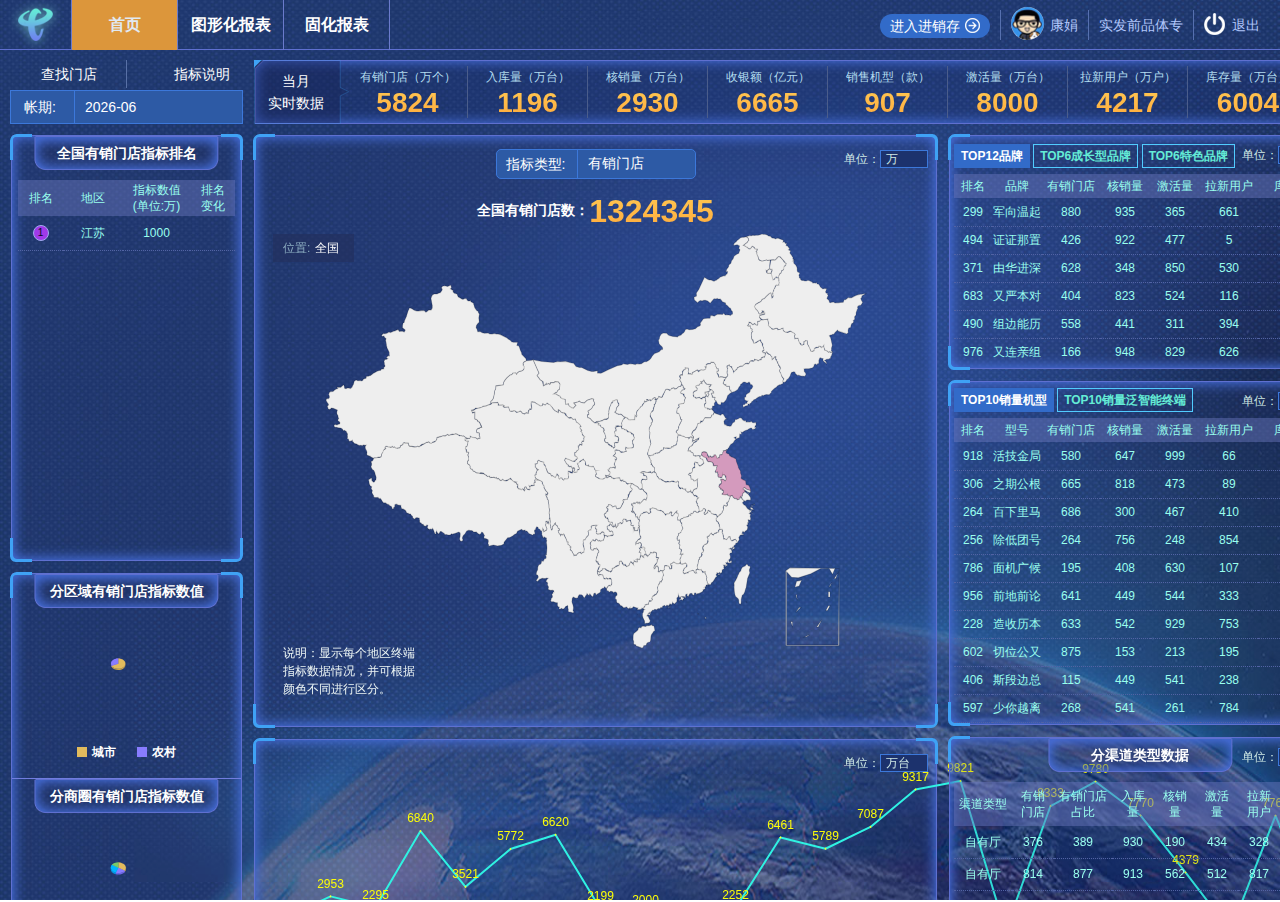
<file: view/index/index.html>
<!DOCTYPE html>
<html lang="en">
<head>
    <meta charset="UTF-8">
    <title>中国电信精品渠道终端销售系统</title>
    <meta http-equiv="X-UA-Compatible" content="ie=edge">
    <meta name="viewport" content="width=device-width, initial-scale=1.0, maximum-scale=1.0, user-scalable=no">
    <link rel="stylesheet" href="../../resources/css/bootstrap.css">
    <link rel="stylesheet" href="../../resources/css/jquery.dialog.css">
    <link rel="stylesheet" href="../../resources/css/reset.css">
    <link rel="stylesheet" href="../../resources/css/common.css">
    <link rel="stylesheet" href="../../resources/css/ngDirective.css">
    <link rel="stylesheet" href="index.css">
</head>

<body ng-controller="indexCtrl">
<div ng-controller="tabsCtrl">
    <div class="header fn-clear">
        <div class="header-logo fn-left fn-clear">
            <div class="img-logo fn-left">
                <img src="../../resources/images/icon-logo.png" alt="">
            </div>
            <ul class="foldlist fn-left fn-clear" ng-cloak>
                <li class="fold-first fn-left" ng-repeat="item in menuInfo"
                    ng-class="{'on': myCheck === item.resourceName}"
                    ng-click="addTab(item.resourceName, item.menuPath, item.resourceId, item)">
                    <span ng-bind="item.resourceName"></span>
                </li>
            </ul>
        </div>
        <div class="header-topbar fn-right">
            <button class="alink fn-left" ng-click="redirectToVisualReport()">进入进销存<img src="../../resources/images/icon-arrowright.png"></button>
            <div class="user fn-left">
                <img src="../../resources/images/photo.jpg" alt="" class="photo fn-left">
                <span class="name" ng-bind="userInfo.name"></span>
            </div>
            <div class="remind fn-left" ng-cloak ng-if="userInfo.retailShopName && userInfo.retailShopName != ''">
                <span ng-bind="userInfo.retailShopName"></span>
            </div>
            <div class="login-out fn-left" ng-click="loginOut()">退出</div>
        </div>
    </div>
    <div class="index-content" id="tabs">
        <div class="tab-container">
            <tabs-content-directive></tabs-content-directive>
        </div>
    </div>
</div>
<script id="page" src="../../resources/js/require.js" data-main="../../resources/js/requireConfig.js"
        current-page="index.js" target-module="indexModule"></script>
</body>

</html>
</file>
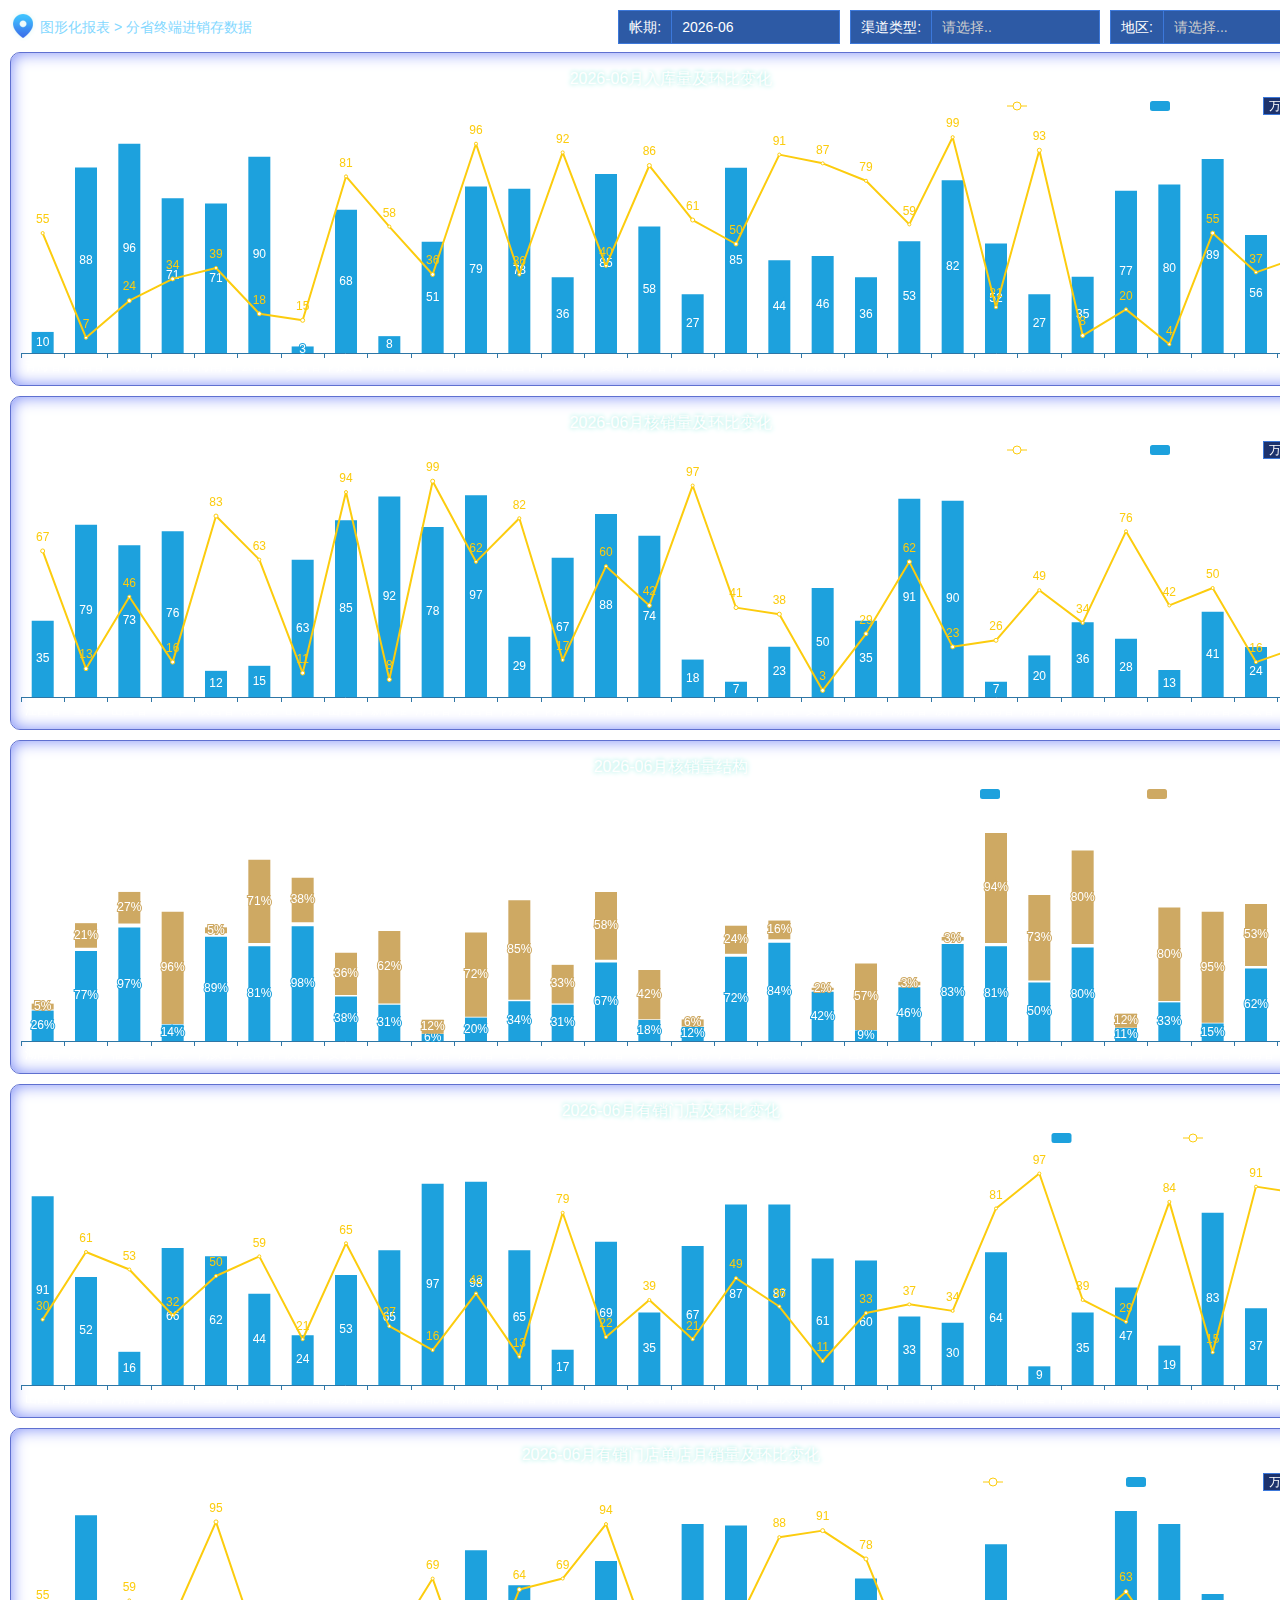
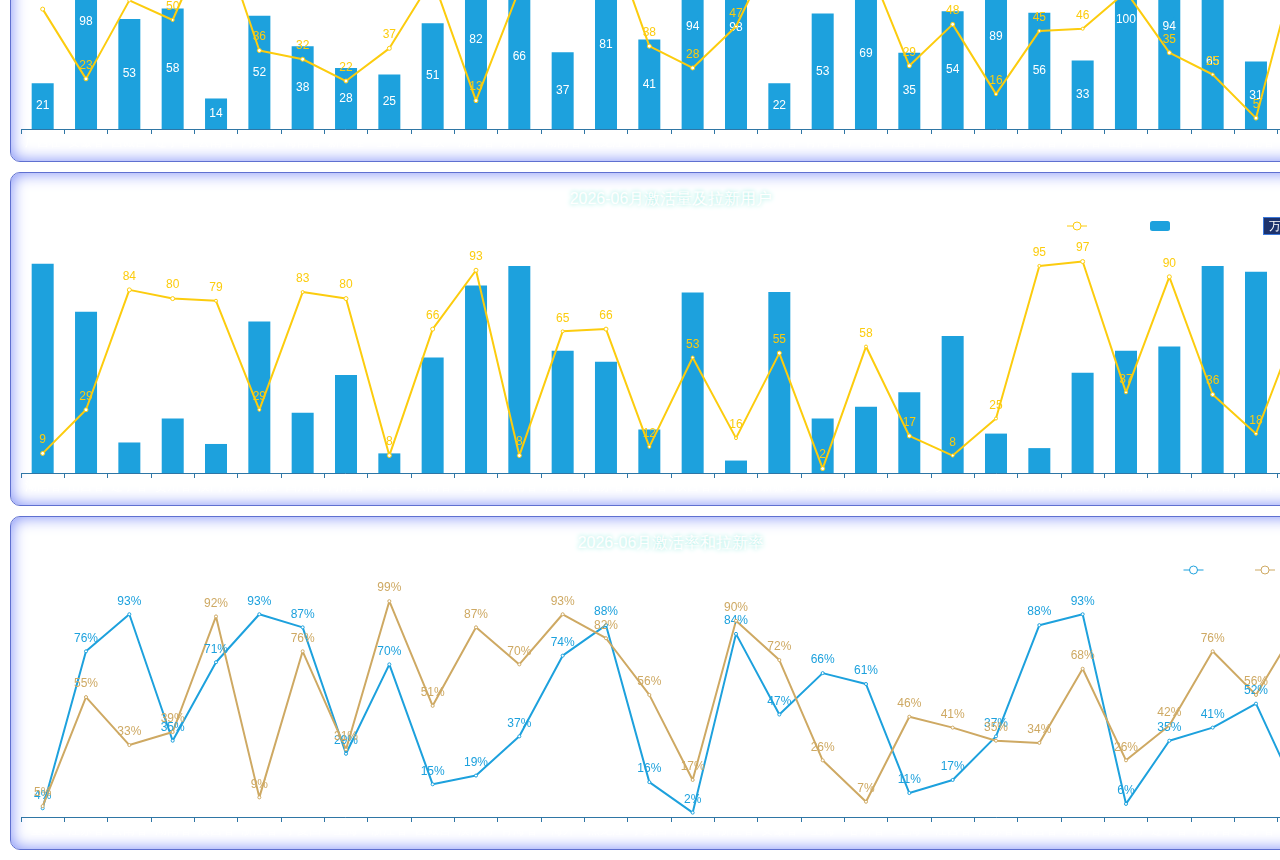
<file: view/page2-2/page2-2.html>
<!DOCTYPE html>
<html lang="en">

<head>
    <meta charset="UTF-8">
    <title>分省终端进销存数据</title>
    <meta http-equiv="X-UA-Compatible" content="ie=edge">
    <meta name="viewport" content="width=device-width, initial-scale=1.0, maximum-scale=1.0, user-scalable=no">
    <link rel="stylesheet" href="../../resources/css/bootstrap.css">
    <link rel="stylesheet" href="../../resources/css/jquery.dialog.css">
    <link rel="stylesheet" href="../../resources/css/reset.css">
    <link rel="stylesheet" href="../../resources/css/common.css">
    <link rel="stylesheet" href="../../resources/css/ngDirective.css">
    <link rel="stylesheet" href="page2-2.css">
</head>

<body>
    <div class="wrapper box-1342" ng-controller="pageCtrl">
        <div class="wrap-head">
            <div class="loc"><span ng-click="link('图形化报表', '../page2/page2.html', 'page2')">图形化报表</span> > 分省终端进销存数据</div>
            <div class="condition fn-right">
                <div class="account-month fn-left">
                    <div class="account-month-title fn-left">帐期:</div>
                    <div class="account-month-select fn-right">
                        <div ng-select value="month" select-id="key" select-name="value" list="monthList" require="true"></div>
                    </div>
                </div>
                <div class="channel-type fn-left">
                    <div class="channel-type-title fn-left">渠道类型:</div>
                    <div class="channel-type-select fn-right">
                        <div ng-select value="channelType" select-id="channelTypeCd" select-name="channelTypeName" list="channelList"></div>
                    </div>
                </div>
                <div class="checked-city fn-right">
                    <div class="checked-city-title fn-left">地区:</div>
                    <div class="checked-city-select fn-right">
                        <div ng-region-selection value="checkedCity" list="commonRegionList" name-list="nameList"
                            require="true" name="regionName" code="commonRegionId"></div>
                    </div>
                </div>
            </div>
        </div>

        <div class="wrap-content">
            <div class="card">
                <p class="title"><span ng-bind="month.key"></span>月入库量及环比变化</p>
                <div class="sale-shop-chart">
                    <div ng-unit ng-cloak class="legend" value="checkedStockMonthRatioUnit" select-id="unitId"
                        select-name="unitName" list="unitPurchaseList"></div>
                    <div e-chart options="inStockAndMonthRatioConfig"></div>
                </div>
            </div>
        </div>

        <div class="wrap-content">
            <div class="card">
                <p class="title"><span ng-bind="month.key"></span>月核销量及环比变化</p>
                <div class="sale-shop-chart">
                    <div ng-unit ng-cloak class="legend" value="checkedSaleCountMonthRatioUnit" select-id="unitId"
                        select-name="unitName" list="unitPurchaseList"></div>
                    <div e-chart options="allSaleCountAndMonthRatioConfig"></div>
                </div>
            </div>
        </div>

        <div class="wrap-content">
            <div class="card">
                <p class="title"><span ng-bind="month.key"></span>月核销量结构</p>
                <div class="sale-shop-chart">
                    <div e-chart options="monthStockSaleProportionConfig"></div>
                </div>
            </div>
        </div>

        <div class="wrap-content">
            <div class="card">
                <p class="title"><span ng-bind="month.key"></span>月有销门店及环比变化</p>
                <div class="sale-shop-chart">
                    <div e-chart options="saleShopCountAndMonthRatioConfig"></div>
                </div>
            </div>
        </div>

        <div class="wrap-content">
            <div class="card">
                <p class="title"><span ng-bind="month.key"></span>月有销门店单店月销量及环比变化</p>
                <div class="sale-shop-chart">
                    <div ng-unit ng-cloak class="legend" value="checkedShopSaleMonthRatioUnit" select-id="unitId"
                        select-name="unitName" list="unitPurchaseList"></div>
                    <div e-chart options="shopMonthSaleAndMonthRatioConfig"></div>
                </div>
            </div>
        </div>

        <div class="wrap-content">
            <div class="card">
                <p class="title"><span ng-bind="month.key"></span>月激活量及拉新用户</p>
                <div class="sale-shop-chart">
                    <div ng-unit ng-cloak class="legend" value="checkedJihuoLaxinAndAllSaleCountUnit" select-id="unitId"
                        select-name="unitName" list="unitPurchaseList"></div>
                    <div e-chart options="jihuoLaxinAndAllSaleCountConfig"></div>
                </div>
            </div>
        </div>

        <div class="wrap-content">
            <div class="card">
                <p class="title"><span ng-bind="month.key"></span>月激活率和拉新率</p>
                <div class="sale-shop-chart">
                    <div e-chart options="monthJihuoAndLaxinRatioConfig"></div>
                </div>
            </div>
        </div>

        <script id="page" src="../../resources/js/require.js" data-main="../../resources/js/requireConfig.js"
            current-page="./page2-2.js" target-module="pageModule"></script>
</body>

</html>
</file>
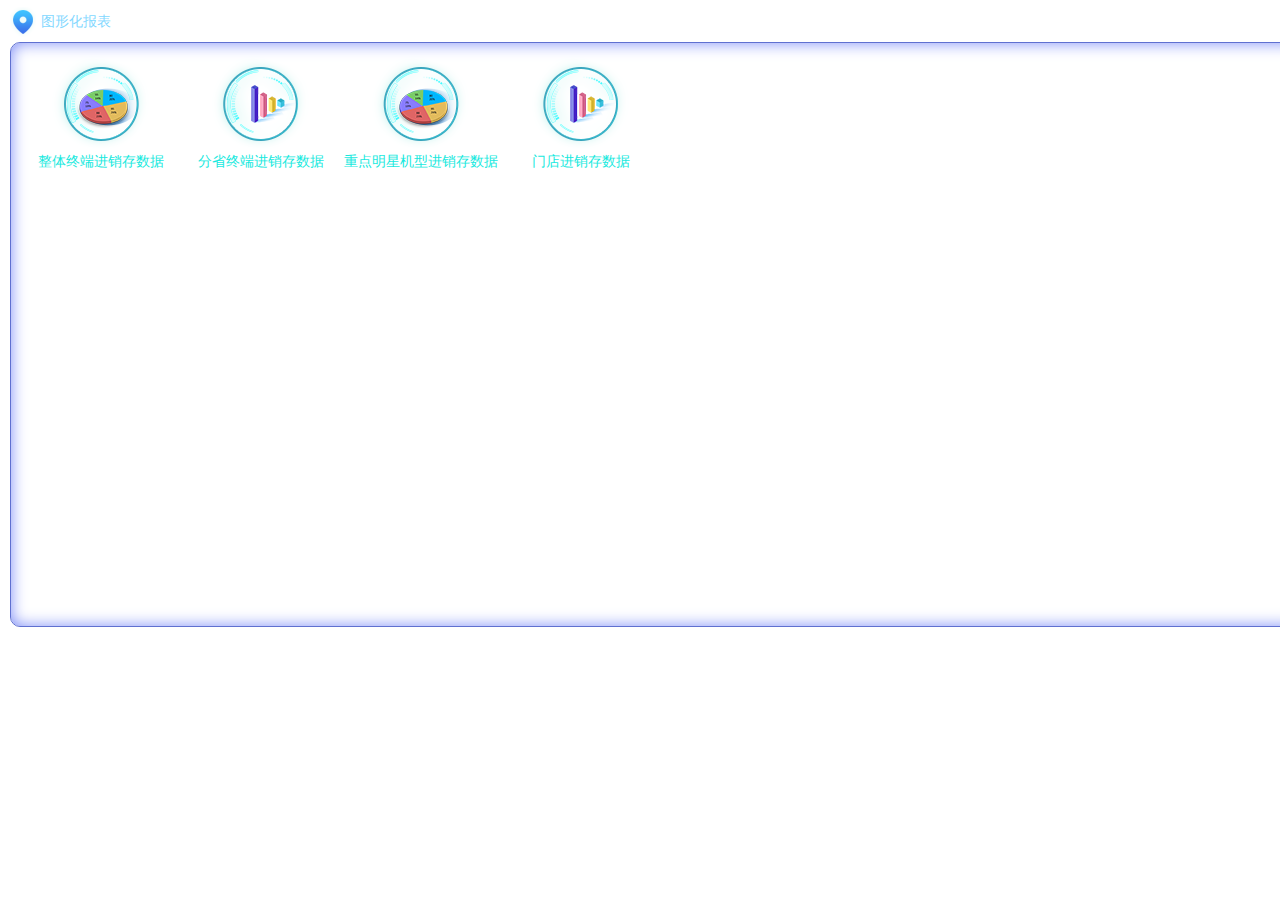
<file: view/page2/page2.html>
<!DOCTYPE html>
<html lang="en">

<head>
    <meta charset="UTF-8">
    <title>图形化报表</title>
    <meta http-equiv="X-UA-Compatible" content="ie=edge">
    <meta name="viewport" content="width=device-width, initial-scale=1.0, maximum-scale=1.0, user-scalable=no">
    <link rel="stylesheet" href="../../resources/css/bootstrap.css">
    <link rel="stylesheet" href="../../resources/css/jquery.dialog.css">
    <link rel="stylesheet" href="../../resources/css/reset.css">
    <link rel="stylesheet" href="../../resources/css/common.css">
    <link rel="stylesheet" href="../../resources/css/ngDirective.css">
    <link rel="stylesheet" href="page2.css">
</head>

<body>
<div class="wrapper box-1342" ng-controller="pageCtrl">
    <div class="header fn-clear">
        <p class="wrds fn-left"><img src="../../resources/images/icon-loc.png"><span>图形化报表</span></p>
    </div>
    <div class="card">
        <ul class="ul-item fn-clear">
            <li class="fn-left" ng-click="link('整体终端进销存数据', '../page2-1/page2-1.html', 'page2-1')">
                <img src="../../resources/images/page-icon1.png">
                <p class="word">整体终端进销存数据</p>
            </li>
            <li class="fn-left" ng-click="link('分省终端进销存数据', '../page2-2/page2-2.html', 'page2-2')">
                <img src="../../resources/images/page-icon2.png">
                <p class="word">分省终端进销存数据</p>
            </li>
            <li class="fn-left" ng-click="link('重点明星机进销存数据', '../page2-3/page2-3.html', 'page2-3')">
                <img src="../../resources/images/page-icon3.png">
                <p class="word">重点明星机型进销存数据</p>
            </li>
            <li class="fn-left" ng-click="link('门店进销存数据', '../page2-4/page2-4.html', 'page2-4')">
                <img src="../../resources/images/page-icon4.png">
                <p class="word">门店进销存数据</p>
            </li>
        </ul>
    </div>
</div>
<script id="page" src="../../resources/js/require.js" data-main="../../resources/js/requireConfig.js"
        current-page="./page2.js" target-module="pageModule"></script>
</body>

</html>
</file>
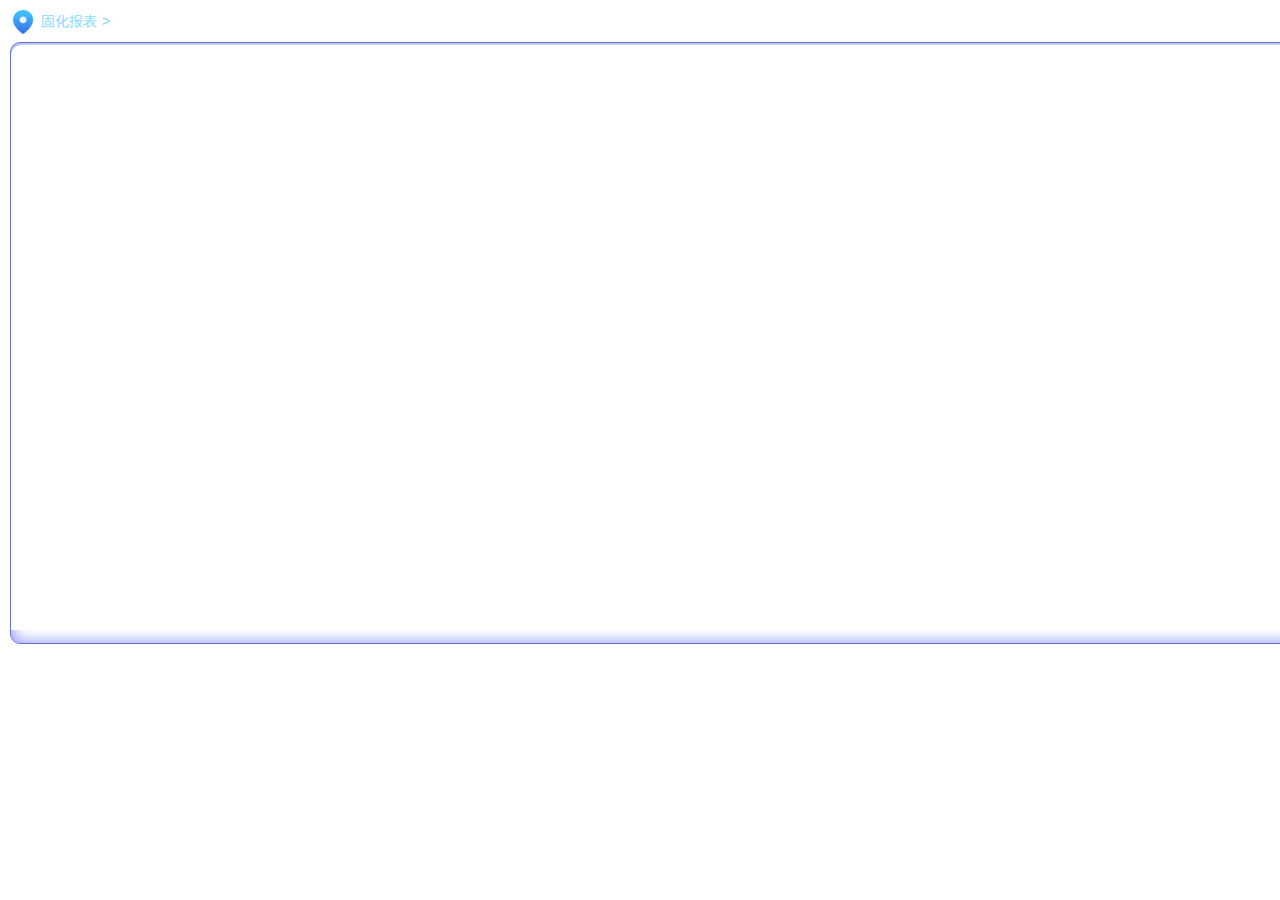
<file: view/page3-1/page3-1.html>
<!DOCTYPE html>
<html lang="en">

<head>
    <meta charset="UTF-8">
    <title>固化报表</title>
    <meta http-equiv="X-UA-Compatible" content="ie=edge">
    <meta name="viewport" content="width=device-width, initial-scale=1.0, maximum-scale=1.0, user-scalable=no">
    <link rel="stylesheet" href="../../resources/css/bootstrap.css">
    <link rel="stylesheet" href="../../resources/css/jquery.dialog.css">
    <link rel="stylesheet" href="../../resources/css/reset.css">
    <link rel="stylesheet" href="../../resources/css/common.css">
    <link rel="stylesheet" href="../../resources/css/ngDirective.css">
    <link rel="stylesheet" href="page3-1.css">
</head>

<body>
<div class="wrapper box-1342" ng-controller="pageCtrl">
    <div class="header fn-clear">
        <p class="wrds fn-left"><img src="../../resources/images/icon-loc.png"><span
            ng-click="link('固化报表', '../page3/page3.html', 'page3')">固化报表</span></p>
        <p class="wrds fn-left">><span ng-bind="dataReportInfo.name"></span></p>
    </div>

    <div class="report">
        <div class="report-content">
            <div class="iframe-box">
                <iframe width="100%" height="585px" ng-src="{{dataReportInfo.url}}" frameborder="0"></iframe>
            </div>
        </div>
    </div>

</div>
<script id="page" src="../../resources/js/require.js" data-main="../../resources/js/requireConfig.js"
        current-page="./page3-1.js" target-module="pageModule"></script>
</body>

</html>
</file>
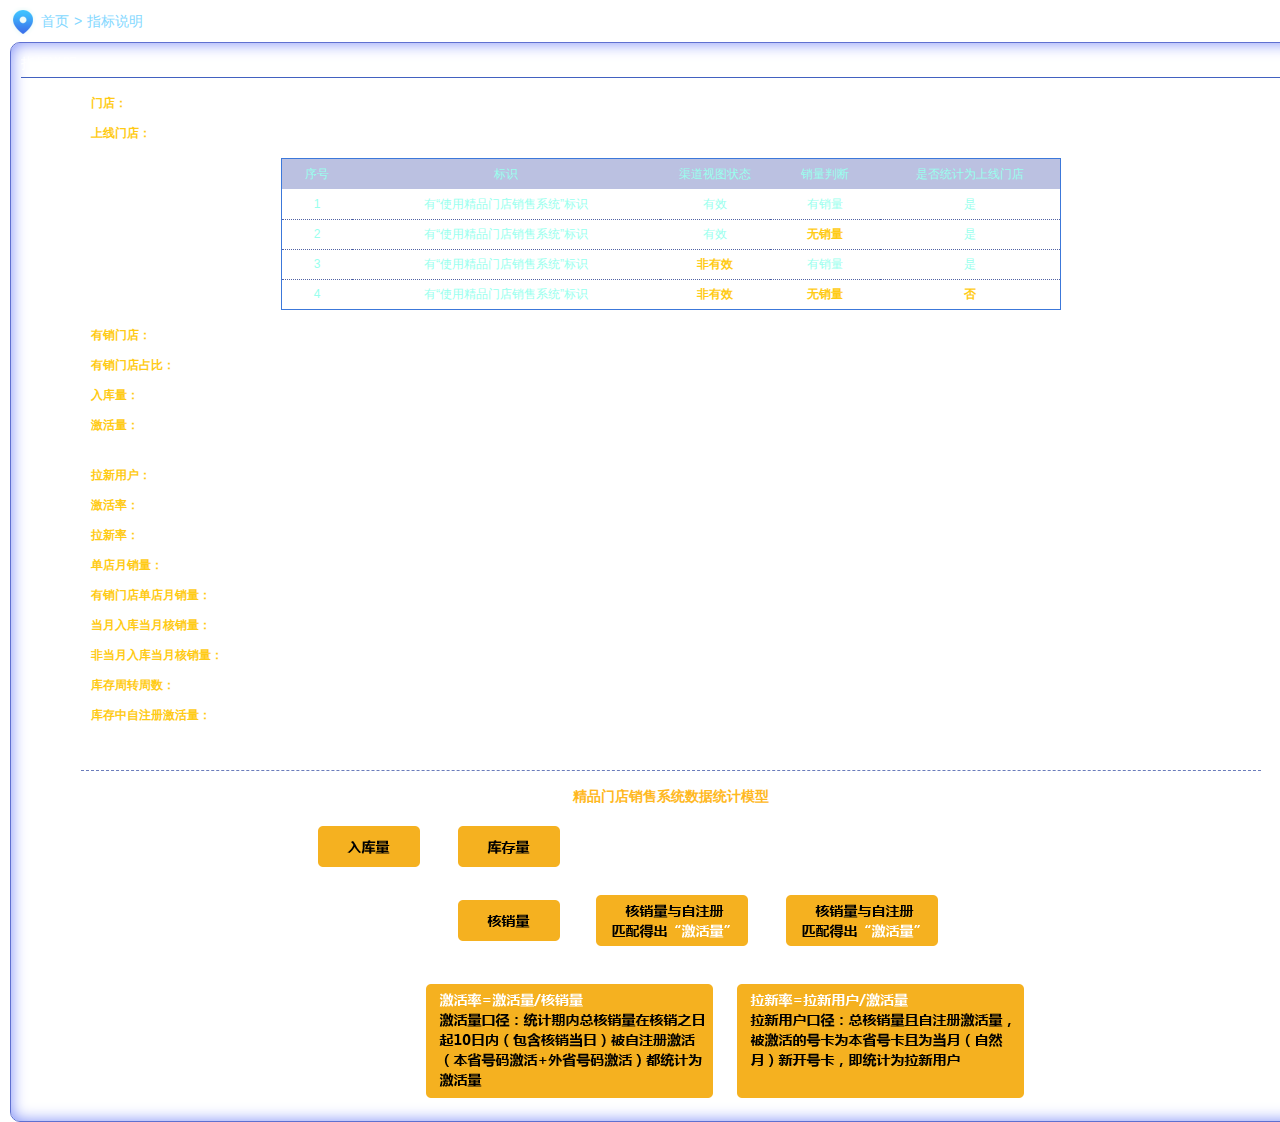
<file: view/page4/page4.html>
<!DOCTYPE html>
<html lang="en">

<head>
    <meta charset="UTF-8">
    <title>图形化报表</title>
    <meta http-equiv="X-UA-Compatible" content="ie=edge">
    <meta name="viewport" content="width=device-width, initial-scale=1.0, maximum-scale=1.0, user-scalable=no">
    <link rel="stylesheet" href="../../resources/css/bootstrap.css">
    <link rel="stylesheet" href="../../resources/css/jquery.dialog.css">
    <link rel="stylesheet" href="../../resources/css/reset.css">
    <link rel="stylesheet" href="../../resources/css/common.css">
    <link rel="stylesheet" href="../../resources/css/ngDirective.css">
    <link rel="stylesheet" href="page4.css">
</head>

<body>
<div class="wrapper box-1342" ng-controller="pageCtrl">
    <div class="header fn-clear">
        <p class="wrds fn-left"><img src="../../resources/images/icon-loc.png"><span ng-click="link('可视化报表主页', '../page1/page1.html', 'page1')">首页</span></p>
        <p class="wrds fn-left">><span>指标说明</span></p>
    </div>
    <div class="card">
        <p class="title">指标说明</p>
        <div class="content">
            <p class="norm-item"><span class="warn">门店：</span>指集团渠道视图中销售点，关联店中商的相关数据都归集至销售点下。</p>
            <p class="norm-item"><span class="warn">上线门店：</span>统计期间内集团渠道视图中打标“使用精品门店销售系统”标识的销售点数量，剔除渠道视图状态为“非有效”且“销量为0”的门店。如下：</p>
            <div class="index-rank">
                <div class="rank-thead">
                    <div class="rank-th">
                        <div class="rank-th-td" style="width: 70px">序号</div>
                        <div class="rank-th-td">标识</div>
                        <div class="rank-th-td" style="width: 110px">渠道视图状态</div>
                        <div class="rank-th-td" style="width: 110px">销量判断</div>
                        <div class="rank-th-td" style="width: 180px">是否统计为上线门店</div>
                    </div>
                </div>
                <div class="top-rank-result">
                    <div class="result-list">
                        <div class="scroll-content rank-tbody">
                            <div class="rank-tr">
                                <div class="rank-tr-td" style="width: 70px">1</div>
                                <div class="rank-tr-td">有“使用精品门店销售系统”标识</div>
                                <div class="rank-tr-td" style="width: 110px">有效</div>
                                <div class="rank-tr-td" style="width: 110px">有销量</div>
                                <div class="rank-tr-td" style="width: 180px">是</div>
                            </div>
                            <div class="rank-tr">
                                <div class="rank-tr-td" style="width: 70px">2</div>
                                <div class="rank-tr-td">有“使用精品门店销售系统”标识</div>
                                <div class="rank-tr-td" style="width: 110px">有效</div>
                                <div class="rank-tr-td" style="width: 110px"><span class="warn">无销量</span></div>
                                <div class="rank-tr-td" style="width: 180px">是</div>
                            </div>
                            <div class="rank-tr">
                                <div class="rank-tr-td" style="width: 70px">3</div>
                                <div class="rank-tr-td">有“使用精品门店销售系统”标识</div>
                                <div class="rank-tr-td" style="width: 110px"><span class="warn">非有效</span></div>
                                <div class="rank-tr-td" style="width: 110px">有销量</div>
                                <div class="rank-tr-td" style="width: 180px">是</div>
                            </div>
                            <div class="rank-tr">
                                <div class="rank-tr-td" style="width: 70px">4</div>
                                <div class="rank-tr-td">有“使用精品门店销售系统”标识</div>
                                <div class="rank-tr-td" style="width: 110px"><span class="warn">非有效</span></div>
                                <div class="rank-tr-td" style="width: 110px"><span class="warn">无销量</span></div>
                                <div class="rank-tr-td" style="width: 180px"><span class="warn">否</span></div>
                            </div>
                        </div>
                    </div>
                </div>
            </div>
            <p class="norm-item"><span class="warn">有销门店：</span>统计期间内核销量不等于0的门店</p>
            <p class="norm-item"><span class="warn">有销门店占比：</span>有销门店/上线门店，该指标用于评估省市系统推广应用情况。</p>
            <p class="norm-item"><span class="warn">入库量：</span>统计期间内操作终端入库量，只统计统计期内最新一次的入库行为，即：统计期间内一个串码被操作多次入库，只统计1次。</p>
            <p class="norm-item"><span class="warn">激活量：</span>统计期内总核销量在核销之日起10日内（包含核销当日）被自注册激活（本省号码激活+外省号码激活）都统计为激活量，即激活的=时间区间为【精品系统开始有自注册激活数据，核销之日起10天内】自注册激活，即为激活。例如：10月1日核销终端串码，在10月10日前被自注册激活都统计为激活量，如10月11日自注册激活，则不统计为激活量。</p>
            <p class="norm-item"><span class="warn">拉新用户：</span>总核销量且自注册激活量，被激活的号卡为本省号卡且为当月（自然月）新开号卡，即统计为拉新用户。</p>
            <p class="norm-item"><span class="warn">激活率：</span>激活量/核销量</p>
            <p class="norm-item"><span class="warn">拉新率：</span>拉新用户/激活量</p>
            <p class="norm-item"><span class="warn">单店月销量：</span>单个门店每月的核销总量，核销量/上线门店数。该指标用于评估门店终端销售能力。</p>
            <p class="norm-item"><span class="warn">有销门店单店月销量：</span>单个门店每月核销总量，核销量/有销门店数。该指标用于评估门店终端销售能力。</p>
            <p class="norm-item"><span class="warn">当月入库当月核销量：</span>当月核销量中是当月入库的量</p>
            <p class="norm-item"><span class="warn">非当月入库当月核销量：</span>当月核销量中是非当月入库的量</p>
            <p class="norm-item"><span class="warn">库存周转周数：</span>当前库存量可供销售的周数，库存量/（核销量/当月天数）/7，如分母为0，则展示为“∞”。该指标用于评估销售流速，进行库存预警。</p>
            <p class="norm-item"><span class="warn">库存中自注册激活量：</span>库存中（串码在精品门店销售系统中的状态为“在库”）被自注册激活的量，不限制激活时间和激活省份，只要激活了都统计为激活量。该指标用于评估门店核销动作是否规范，如库存中已被自注册激活，则应督促门店进行补录核销。</p>
            <div class="index-info">
                <p class="name">精品门店销售系统数据统计模型</p>
                <div class="content">
                    <img src="../../resources/images/index-info.png" alt="">
                </div>
            </div>
        </div>
    </div>
</div>
<script id="page" src="../../resources/js/require.js" data-main="../../resources/js/requireConfig.js"
        current-page="./page4.js" target-module="pageModule"></script>
</body>

</html>
</file>
<file: resources/css/common.css>
/**
 * Auth dingshaohua
 * Date 2018-06-29
 */
/*@font-face {*/
    /*font-family: 'iconfont';  !* project id 737136 *!*/
    /*src: url('../fonts/iconfont.eot');*/
    /*src: url('../fonts/iconfont.eot?#iefix') format('embedded-opentype'),*/
    /*url('../fonts/iconfont.woff') format('woff'),*/
    /*url('../fonts/iconfont.ttf') format('truetype'),*/
    /*url('../fonts/iconfont.svg#iconfont') format('svg');*/
/*}*/
@font-face {
    font-family: 'iconfont';  /* project id 737136 */
    src: url('http://at.alicdn.com/t/font_737136_4202ez9vkmb.eot');
    src: url('http://at.alicdn.com/t/font_737136_4202ez9vkmb.eot?#iefix') format('embedded-opentype'),
    url('http://at.alicdn.com/t/font_737136_4202ez9vkmb.woff') format('woff'),
    url('http://at.alicdn.com/t/font_737136_4202ez9vkmb.ttf') format('truetype'),
    url('http://at.alicdn.com/t/font_737136_4202ez9vkmb.svg#iconfont') format('svg');
}

.iconfont {
    font-family: 'iconfont';
    font-size: 14px;
    font-style: normal;
}

html, body {
    height: 100%;
    box-sizing: border-box;
}

body {
    color: #fff;
    font-family: '微软雅黑', '宋体', Arial, Helvetica, sans-serif;
    font-size: 12px;
    -webkit-font-smoothing: antialiased;
    -moz-osx-font-smoothing: grayscale;
}

.fn-left {
    float: left;
}

.fn-right {
    float: right;
}

.fn-clear:after {
    display: block;
    clear: both;
    content: '';
    visibility: hidden;
    height: 0;
}

.box-1200 {
    width: 1200px;
    margin: 0 auto;
}

.box-1342 {
    width: 1342px;
    margin: 0 auto;
}

[ng\:cloak], [ng-cloak], [data-ng-cloak], [x-ng-cloak], .ng-cloak, .x-ng-cloak, .ng-hide:not(.ng-hide-animate) {
    display: none !important;
}

.load-bg {
    position: fixed;
    top: 0;
    left: 0;
    z-index: 9999;
    width: 100%;
    height: 100%;
    background-color: rgba(0, 0, 0, 0.7);
}

.load-icon {
    position: absolute;
    top: 50%;
    left: 50%;
    display: block;
    width: 80px;
    height: 80px;
    margin-top: -40px;
    margin-left: -40px;
    background: url('../images/loading.gif') no-repeat center center;
    background-size: 80px 80px;
}


.card {
    width: 100%;
    height: 100%;
    padding: 10px;
    border: 1px solid #5f70d0;
    border-radius: 10px;
    box-shadow: 0 0 16px #7b8bf7 inset;
}
</file>
<file: resources/css/ngDirective.css>
.ng-select-box {
    position: relative;
    width: 100%;
    height: 32px;
    background-color: #2d5aa5;
}

.ng-select-box .select-bg {
    position: absolute;
    top: 0;
    right: 0;
    z-index: 99;
    display: block;
    width: 32px;
    height: 32px;
    line-height: 32px;
    cursor: pointer;
}

.ng-select-box .select-bg:after {
    position: absolute;
    top: 0;
    left: 50%;
    margin-left: -6px;
    content: '\e65d';
    color: #fff;
    font-family: 'iconfont';
    font-size: 14px;
}

.ng-select-box input {
    position: relative;
    z-index: 10;
    width: 100%;
    height: 100%;
    padding: 0 42px 0 10px;
    border: none;
    background: none;
    color: #fff;
    font-size: 14px;
    cursor: pointer;
}

.ng-select-box input::placeholder {
    color: #ccc;
}

.ng-select-box input:focus {
    outline: 0;
}

.ng-select-box span {
    position: absolute;
    width: 18px;
    right: 22px;
    top: 10px;
    color: #ccc;
    font-size: 12px;
    text-align: center;
    cursor: pointer;
    z-index: 100;
}

.select-opt-list {
    position: absolute;
    left: 0;
    top: 34px;
    z-index: 9999;
    width: calc(100% + 1px);
    max-height: 320px;
    overflow-y: auto;
    background-color: #13295b;
    border: 1px solid #679cf4;
}

.select-opt-list li {
    line-height: 32px;
    padding: 0 10px;
    color: #77caff;
    font-size: 14px;
    cursor: pointer;
}

.select-opt-list li:hover {
    background: #2d5aa5;
    color: #fff;
}

.track {
    position: absolute;
    top: 0;
    right: 0;
    width: 6px;
    height: 100%;
    padding: 0 1px;
    background-color: rgba(6, 9, 43, 0.65);
    border-radius: 2px;
}

.track div {
    width: 4px;
    background-color: #3f4fb8;
    border: 1px solid transparent;
    border-radius: 4px;
}

.track-x {
    position: absolute;
    left: 0;
    bottom: 0;
    width: 100%;
    height: 6px;
    padding: 1px 0;
    background-color: rgba(6, 9, 43, 0.65);
    border-radius: 2px;
}

.track-x div {
    height: 4px;
    background-color: #3f4fb8;
    border: 1px solid transparent;
    border-radius: 4px;
}

.header {
}

.logo {
    height: 5em;
    padding: 0 1.6em 0 0.8em;
    background-color: rgba(0, 0, 0, 0.15);
    border: 1px solid #374594;
    border-top: none;
    border-left: none;
    border-bottom-right-radius: 0.5em;
}

.logo-title {
    background-image: -webkit-gradient(linear, 0 0, 0 bottom, from(#64ecd6), to(#6e81f0));
    -webkit-background-clip: text;
    -webkit-text-fill-color: transparent;
    font-size: 1.6em;
    text-shadow: 0 0 1em #87e5da;
}

.time-stamp {
    margin-top: 0.6em;
    padding-left: 0.2em;
    color: #99ffee;
    font-size: 1em;
}

.data-collection {
    height: 4.2em;
    margin: 0 0.8em;
    padding: 0.8em;
    background-color: rgba(0, 0, 0, 0.15);
    border: 1px solid #374594;
    border-radius: 0.5em;
}

.data-item {
    padding-left: 0.8em;
    border-right: 1px solid #374594;
}

.data-item:last-of-type {
    border-right: none;
}

.data-item-title {
    color: #b2dcef;
    font-size: 1em;
}

.data-item-num {
    margin-top: 4px;
    color: #1efff7;
    font-size: 1.5em;
    font-weight: 800;
}

/* ng-city-check */
.city-check-box {
    position: absolute;
    top: 34px;
    left: 0;
    z-index: 999;
    width: calc(100% + 1px);
    border: 1px solid #4972bf;
    background-color: #13295b;
    font-size: 14px;
    overflow: hidden;
}

.ng-city-check {
    position: relative;
    width: 100%;
    height: 32px;
    background-color: #2d5aa5;
}

.ng-city-check span {
    position: absolute;
    right: 28px;
    top: 10px;
    z-index: 99;
    color: #ccc;
    font-size: 12px;
    text-align: center;
    cursor: pointer;
}

.ng-city-check input {
    position: relative;
    z-index: 10;
    width: 100%;
    height: 100%;
    padding: 0 42px 0 10px;
    border: none;
    background: none;
    color: #fff;
    font-size: 14px;
    cursor: pointer;
}

.ng-city-check input::placeholder {
    color: #ccc;
}

.ng-city-check input:focus {
    outline: 0;
}

.ng-city-check input::placeholder {
    color: #ccc;
}

.ng-city-check .btn-location {
    position: absolute;
    top: 0;
    right: 0;
    z-index: 99;
    display: block;
    width: 32px;
    height: 32px;
    line-height: 32px;
    border: none;
    cursor: pointer;
}

.ng-city-check .btn-location:after {
    position: absolute;
    top: 0;
    left: 50%;
    margin-left: -6px;
    content: '\e65d';
    color: #fff;
    font-family: 'iconfont';
    font-size: 14px;
}

.city-check-box .nav-tabs {
    background-color: #13295b;
}

.city-check-box .nav-tabs > li > a {
    margin-right: 0;
    border: none;
    border-radius: 0;
    color: #77caff;
}

.city-check-box .nav-tabs > li.active > a,
.city-check-box .nav-tabs > li.active > a:focus,
.city-check-box .nav-tabs > li.active > a:hover,
.city-check-box .nav-tabs > li > a:hover {
    background-color: #295299;
    color: #fff;
}

.city-check-box .nav-tabs > li.active > a,
.city-check-box .nav-tabs > li.active > a:focus,
.city-check-box .nav-tabs > li.active > a:hover,
.city-check-box .nav-tabs > li > a {
    height: 34px;
    margin-left: 0;
    padding: 0 15px;
    line-height: 34px;
}

.nav-tabs {
    padding-bottom: 1px;
    border-bottom: 1px solid #679cf4;
}

.nav-tabs > li.active > a, .nav-tabs > li.active > a:hover, .nav-tabs > li.active > a:focus {
    background: #2d5aa5;
}

.city-check-box .nav-tabs > li.active > a,
.city-check-box .nav-tabs > li.active > a:focus,
.city-check-box .nav-tabs > li.active > a:hover {
    border: none;
    border-radius: 0;
}

.city-content {
    max-height: 320px;
    overflow-y: auto;
}

.city-item {
    line-height: 32px;
    padding: 0 10px;
    color: #77caff;
    font-size: 14px;
    cursor: pointer;
}

.city-item:hover, .city-item.current {
    background: #2d5aa5;
    color: #fff;
}

/*pages*/
.page {
    position: relative;
    height: 26px;
    font-size: 14px;
}

.pagination {
    margin: 0;
    vertical-align: top;
}

.page-num {
    display: inline-block;
    height: 26px;
    margin-left: 6px;
    line-height: 26px;
    color: #fff;
}
.pagination-sm > li > a, .pagination-sm > li > span{
    font-size: 14px;
}
.pagination > li > a, .pagination > li > span{
    border: 1px solid #4972bf;
    background: #2d5aa5;
}
.pagination > .active > a,
.pagination > .active > a:focus,
.pagination > .active > a:hover,
.pagination > .active > span,
.pagination > .active > span:focus,
.pagination > .active > span:hover {
    border: 1px solid #38d8d4;
    background-color: #38d8d4;
}

.pagination > .disabled > a,
.pagination > .disabled > a:focus,
.pagination > .disabled > a:hover,
.pagination > .disabled > span,
.pagination > .disabled > span:focus,
.pagination > .disabled > span:hover {
    border-color: #4972bf;
}

.pagination > li {
    display: inline-block;
    margin-right: 4px;
}

.pagination-sm > li > a,
.pagination-sm > li > span {
    padding: 3px 6px;
}

.pagination-sm > li:first-child > a,
.pagination-sm > li:first-child > span {
    border-top-left-radius: 0;
    border-bottom-left-radius: 0;
}

.pagination-sm > li:last-child > a,
.pagination-sm > li:last-child > span {
    border-top-right-radius: 0;
    border-bottom-right-radius: 0;
}
.pagination > li > a:hover, .pagination > li > span:hover, .pagination > li > a:focus, .pagination > li > span:focus{
    background: rgba(28, 50, 101, 0.66);
    border: 1px solid #4972bf;
}
.pagination > li > a,
.pagination > li > a:focus,
.pagination > li > a:hover,
.pagination > li > span,
.pagination > li > span:focus,
.pagination > li > span:hover {
    color: #fff;
}
.page-num input {
    display: inline-block;
    width: 30px;
    height: 24px;
    margin: 0 3px;
    padding: 0 6px;
    border: 1px solid #4972bf;
    background: #2d5aa5;
    line-height: 24px;
    text-align: center;
    vertical-align: top;
}

.page .confirm-btn {
    height: 24px;
    padding: 0 12px;
    margin-left: 12px;
    background: #2d5aa5;
    border: 1px solid #4972bf;
    color: #fff;
    font-size: 14px;
    text-decoration: none;
}
.pagination > .disabled > span, .pagination > .disabled > span:hover, .pagination > .disabled > span:focus, .pagination > .disabled > a, .pagination > .disabled > a:hover, .pagination > .disabled > a:focus{
    color: #fff;
    background-color: #2d5aa5;
}

/*单位选择*/
.ng-unit-box {
    position: relative;
    width: 100%;
    height: 18px;
    line-height: 18px;
    z-index: 99;
}

.ng-unit-box .value-box:after {
    font-family: 'iconfont';
    content: '\e65d';
    position: absolute;
    top: 1px;
    right: 2px;
    color: #fff;
    font-size: 14px;
}
.ng-unit-box .value-box{
    display: inline-block;
    width: calc(100% - 36px);
    height: 18px;
    padding-left: 5px;
    line-height: 17px;
    vertical-align: top;
    border: 1px solid #3c78da;
    background: #1c326d;
    cursor: pointer;
}

.ng-unit-box .select-opt-list {
    position: absolute;
    left: 36px;
    top: 18px;
    z-index: 9999;
    width: calc(100% - 36px);
    max-height: 320px;
    background-color: #13295b;
    border: 1px solid #3c78da;
    border-top: 0;
    overflow-y: auto;
}

.ng-unit-box .select-opt-list li {
    width: 100%;
    height: 18px;
    line-height: 18px;
    padding: 0 5px;
    color: #77caff;
    font-size: 12px;
    cursor: pointer;
}

.select-opt-list li:hover {
    background: #2d5aa5;
    color: #fff;
}
</file>
<file: view/index/index.css>
html, body {
    overflow: hidden;
}

body {
    width: 100%;
    height: 100%;
    background: url('../../resources/images/bg.jpg') no-repeat center center / 110% fixed;
    background-size: 120% 120%;
}

/* 头部 */
.header {
    width: 100%;
    height: 50px;
    border-bottom: 1px solid #5f70d0;
}

.header-topbar {
    position: relative;
    height: 50px;
    font-size: 14px;
}

.header-topbar .remind {
    height: 30px;
    margin-top: 10px;
    padding: 0 10px;
    border-left: 1px solid #5670af;
    color: #b1c7fc;
    line-height: 30px;

}

.header-topbar .user {
    height: 30px;
    margin-top: 10px;
    padding: 0 10px;
    line-height: 30px;
    border-left: 1px solid #5670af;
}

.header-topbar .user .photo {
    display: block;
    width: 33px;
    height: 33px;
    border-radius: 20px;
    margin: -3px 6px 0 0;
}

.header-topbar .user .name {
    color: #b1c7fc;
    white-space: nowrap;
}

.header-topbar .login-out {
    height: 30px;
    margin-top: 10px;
    padding-left: 38px;
    padding-right: 20px;
    background: url("../../resources/images/icon-14.png") no-repeat 10px 3px;
    border-left: 1px solid #5670af;
    line-height: 30px;
    color: #b1c7fc;
    cursor: pointer;
}

.header-topbar .login-out:hover {
    color: #fff;
}

.index-content {
    position: relative;
    min-width: 1200px;
}

.result-list {
    width: 100%;
}

.tab-container {
    width: 100%;
    transition: all linear 0.5s;
}

.tabs-title {
    height: 32px;
    padding-left: 1px;
    background-color: #f7f5f0;
    border-bottom: 1px solid #ddd;
    overflow: hidden;
}

.tabs-title ul {
    width: 9999px;
}

.tabs-title .title {
    position: relative;
    display: inline-block;
    height: 32px;
    padding: 0 26px 0 8px;
    border-right: 1px solid #ddd;
    line-height: 32px;
    color: #999;
    font-size: 14px;
}

.tabs-title .title.current {
    color: #fc8803;
}

.tabs-title .title-line {
    position: absolute;
    left: -1px;
    top: 0;
    display: block;
    width: calc(100% + 2px);
    height: 3px;
    background-color: #fc8803;
}

.tabs-title .title .close {
    position: absolute;
    top: 10px;
    right: 10px;
    color: #ccc;
}

.tabs-title .title.current .close {
    color: #fc8803;
}

.tabs-content {
    height: 100%;
}

.iframe-box {
    width: 100%;
    height: 100%;
}

.cursor {
    cursor: pointer;
}

.alink {
    padding: 0 10px;
    height: 24px;
    line-height: 24px;
    background: #326bc9;
    color: #fff;
    font-size: 14px;
    border: 0;
    margin: 14px 10px 0 0;
    border-radius: 24px;
}

.alink:hover {
    color: #fff;
}

.alink img {
    vertical-align: top;
    margin: 4px 0 0 5px;
}

.img-logo {
    width: 72px;
    height: 50px;
    text-align: center;
    border-right: 1px solid #6b7bcc;
    overflow: hidden;
}

.foldlist {
    display: inline-block;
}

.fold-first {
    width: 106px;
    line-height: 50px;
    color: #fff;
    font-size: 16px;
    text-align: center;
    border-right: 1px solid #6b7bcc;
    font-weight: 600;
    cursor: pointer;
}

.fold-first:hover {
    color: #dc963b;
}

.fold-first.on {
    color: #e1e9f2;
    background-color: #dc963b;
}

.fold-first.on:hover {
    color: #e1e9f2;
}
</file>
<file: view/page2-2/page2-2.css>
.wrapper {
    padding: 10px;
}

.wrap-head {
    position: relative;
    height: 34px;
    margin-bottom: 8px;
}

.wrap-head .loc {
    height: 34px;
    padding-left: 30px;
    background: url("../../resources/images/icon-loc.png") no-repeat 0 1px;
    line-height: 34px;
    color: #84d8ff;
    font-size: 14px;
}

.wrap-head .loc span {
    cursor: pointer;
}

.wrap-head .condition {
    position: absolute;
    top: 0;
    right: 0;
}

.account-month {
    height: 34px;
    border: 1px solid #3c78da;
    background-color: #2d5aa5;
}

.account-month-title {
    height: 32px;
    padding: 0 10px;
    line-height: 32px;
    color: #fff;
    font-size: 14px;
}

.account-month-select {
    width: 168px;
    border-left: 1px solid #3c78da;
}

.channel-type {
    height: 34px;
    margin-left: 10px;
    border: 1px solid #3c78da;
    background-color: #2d5aa5;
}

.channel-type-title {
    height: 32px;
    padding: 0 10px;
    line-height: 32px;
    color: #fff;
    font-size: 14px;
}

.channel-type-select {
    width: 168px;
    border-left: 1px solid #3c78da;
}

.checked-city {
    height: 34px;
    margin-left: 10px;
    border: 1px solid #3c78da;
    background-color: #2d5aa5;
}

.checked-city-title {
    height: 32px;
    padding: 0 10px;
    line-height: 32px;
    color: #fff;
    font-size: 14px;
}

.checked-city-select {
    width: 168px;
    border-left: 1px solid #3c78da;
}

.wrap-content {
    margin-bottom: 10px;
}

.wrap-content:last-of-type {
    margin-bottom: 0;
}

.wrap-l {
    width: 452px;
}

.wrap-l-box {
    width: 100%;
    height: 215px;
    margin-bottom: 10px;
}

.wrap-l-box:last-of-type {
    margin-bottom: 0;
}

.title {
    width: 100%;
    height: 32px;
    line-height: 32px;
    color: #fff;
    font-size: 16px;
    text-shadow: 0 0 5px #8ce9dd;
    text-align: center;
}

.sale-shop-chart {
    position: relative;
    height: 280px;
}
.legend {
    position: absolute;
    top: 2px;
    right: 10px;
    width: 84px;
}
</file>
<file: view/page2/page2.css>
.wrapper {
    height: 100%;
    padding: 10px;
}

.header {
    height: 30px;
    line-height: 30px;
    margin: -4px 0 6px 0;
}

.header .wrds {
    font-size: 14px;
    color: #84d8ff;
    cursor: pointer;
}

.header .wrds:hover span {
    color: #73c2e6;
}

.header .wrds span {
    margin: 0 5px;
}

.card {
    height: 585px;
}

.ul-item li {
    width: 160px;
    height: 126px;
    border: 1px solid rgba(32, 54, 106, 0);
    text-align: center;
    border-radius: 2px;
    cursor: pointer;
}

.ul-item li:hover {
    border: 1px solid #298bab;
    background-color: rgba(32, 54, 106, 0.6);
}

.word {
    font-size: 14px;
    color: #18e9de;
}
</file>
<file: view/page3-1/page3-1.css>
.wrapper {
    height: 100%;
    padding: 10px;
}

.header {
    height: 30px;
    margin: -4px 0 6px 0;
    line-height: 30px;
}

.header .wrds {
    color: #84d8ff;
    font-size: 14px;
    cursor: pointer;
}

.header .wrds:hover span {
    color: #73c2e6;
}

.header .wrds span {
    margin: 0 5px;
}

.report {
    width: 100%;
    height: auto;
    min-height: 200px;
    margin-bottom: 11px;
    padding: 0;
    border: 1px solid #5f70d0;
    border-radius: 10px;
    box-shadow: 0 0 16px #7b8bf7 inset;
}

.report-content {
    padding: 2px 0 13px 0;
}

.iframe-box {
    width: 100%;
    height: auto;
    max-height: 585px;
    background: #fff;
    border-radius: 10px 10px 0 0;
}
</file>
<file: view/page4/page4.css>
.wrapper {
    height: 100%;
    padding: 10px;
}

.header {
    height: 30px;
    line-height: 30px;
    margin: -4px 0 6px 0;
}

.header .wrds {
    font-size: 14px;
    color: #84d8ff;
    cursor: pointer;
}

.header .wrds:hover span {
    color: #73c2e6;
}

.header .wrds span {
    margin: 0 5px;
}

.card {
    height: 1080px;
    margin-bottom: 10px;
    padding: 5px 10px;
}

.title {
    height: 30px;
    line-height: 30px;
    border-bottom: 1px solid #4261c0;
    color: #fff;
    font-size: 14px;
}

.content {
    width: 1180px;
    margin: 0 auto;
    padding: 10px 0;
}

.content .norm-item {
    padding: 5px 10px;
    line-height: 20px;
    color: #fff;
    font-size: 12px;
}

.warn {
    color: #ffcb16;
    font-weight: 700;
}

.index-rank {
    width: 780px;
    margin: 10px auto;
    border: 1px solid #3c78da;
}

.rank-thead {
    display: table;
    width: 100%;
    height: 30px;
    background-color: rgba(107, 119, 190, 0.46);
}

.rank-th {
    display: table-row;
    height: 30px;
    border-bottom: 1px dotted #5263a4;
}

.rank-th-td {
    display: table-cell;
    padding: 0 5px;
    line-height: 16px;
    color: #99ffee;
    font-size: 12px;
    text-align: center;
    vertical-align: middle;
}

.top-rank-result {
    width: 100%;
}

.result-list {
    position: relative;
    width: 100%;
}

.rank-tbody {
    display: table;
    table-layout: fixed;
    width: 100%;
    border-collapse: collapse;
}

.rank-tr {
    display: table-row;
    height: 30px;
    border-bottom: 1px dotted #5263a4;
}

.rank-tr:last-of-type {
    border-bottom: none;
}

.rank-tr-td {
    display: table-cell;
    color: #99ffee;
    font-size: 12px;
    text-align: center;
    vertical-align: middle;
}

.index-info {
    margin-top: 20px;
    border-top: 1px dashed #6a7cbb;
}

.index-info .name {
    height: 20px;
    padding: 15px 0 30px;
    line-height: 20px;
    color: #ffb821;
    font-size: 14px;
    font-weight: 700;
    text-align: center;
}

.index-info .content {
    text-align: center;
}
</file>
